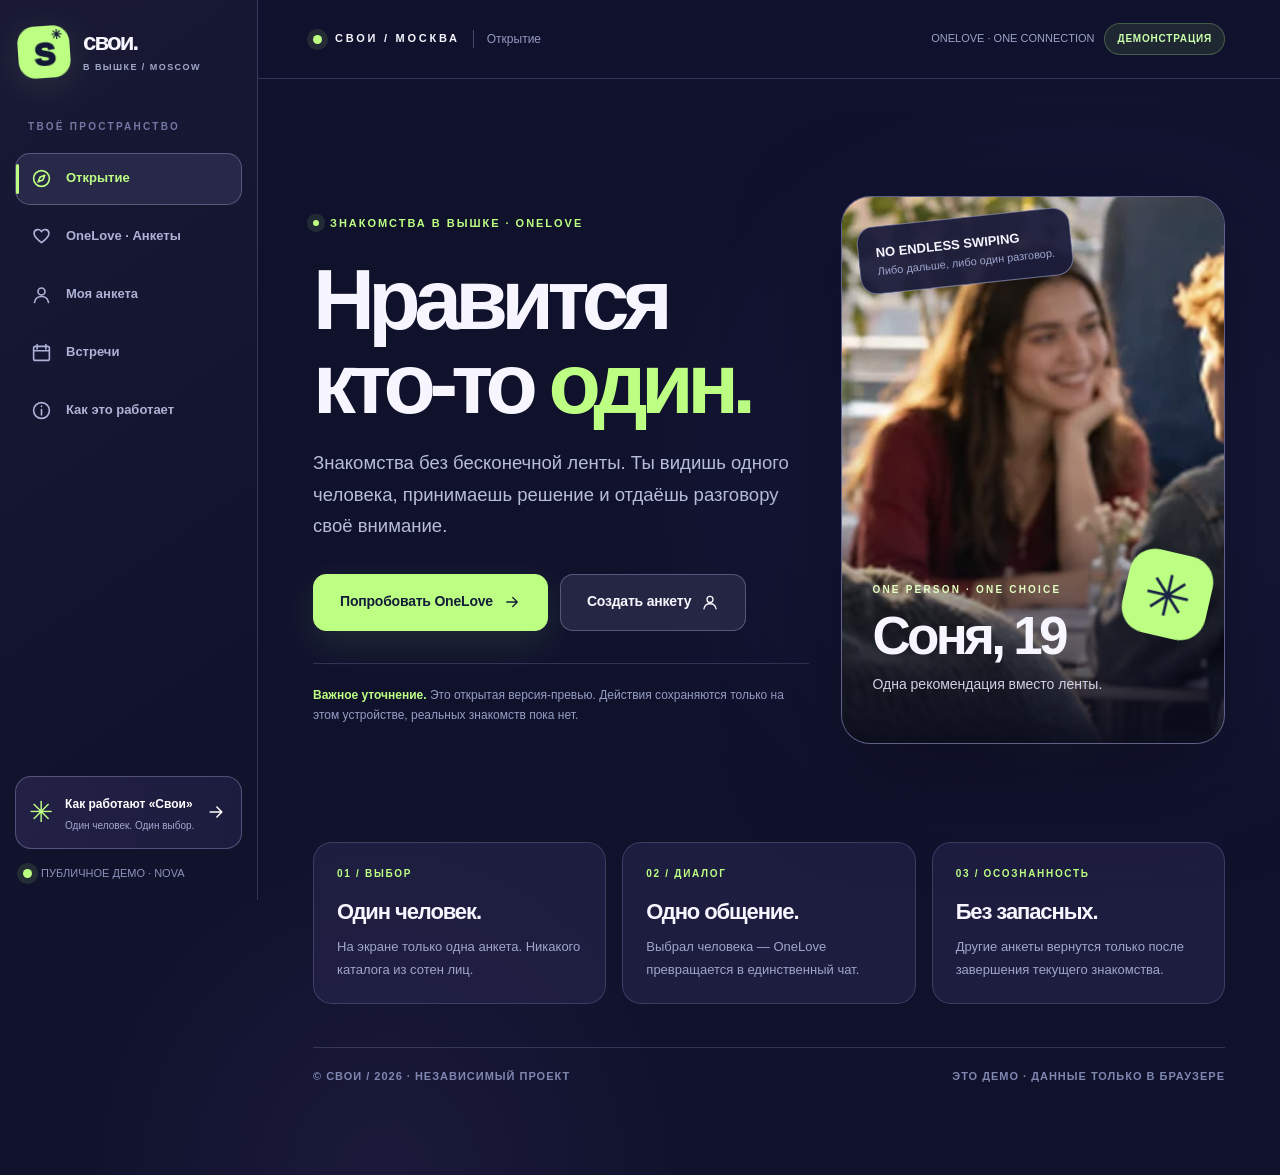
<file: index.html>
<!doctype html>
<html lang="ru">
<head>
  <meta charset="utf-8">
  <meta name="viewport" content="width=device-width, initial-scale=1, viewport-fit=cover">
  <meta name="theme-color" content="#12142c">
  <meta name="description" content="Свои — студенческое пространство знакомств. Публичная интерактивная демонстрация OneLove.">
  <meta name="color-scheme" content="dark">
  <title>Свои — OneLove | Публичное демо</title>
  <link rel="icon" href="assets/favicon.svg" type="image/svg+xml">
  <link rel="stylesheet" href="assets/style.css">
  <script src="assets/app.js" defer></script>
</head>
<body>
  <a href="#app" class="skip-link">Перейти к сайту</a>
  <div id="app"></div>
  <noscript><div class="noscript">Для интерактивной демонстрации нужно включить JavaScript.</div></noscript>
</body>
</html>
</file>
<file: assets/style.css>
:root{color-scheme:dark;--bg:#10122c;--nav:#151731;--surface:#1c1e3d;--surface2:#242449;--surface3:#2c2a55;--line:rgba(192,198,252,.19);--line2:rgba(192,198,252,.31);--text:#f7f6ff;--muted:#abb1d2;--dim:#777da8;--lime:#bdff83;--violet:#b0a1ff;--ease:cubic-bezier(.2,.82,.23,1);--shadow:0 28px 76px rgba(2,4,30,.28)}
*{box-sizing:border-box}html{scroll-behavior:smooth}body{margin:0;min-height:100vh;background:radial-gradient(ellipse 48% 46% at 85% 40%,rgba(49,43,110,.27),transparent 80%),radial-gradient(ellipse 35% 42% at 30% 100%,rgba(62,50,104,.23),transparent 72%),var(--bg);color:var(--text);font:15px/1.55 Inter,-apple-system,BlinkMacSystemFont,"Segoe UI",sans-serif;-webkit-font-smoothing:antialiased}button,input,textarea,select{font:inherit}button{cursor:pointer}a{color:inherit}.skip-link{position:absolute;left:-1000px;top:8px;background:var(--lime);color:#14203a;z-index:80}.skip-link:focus{left:12px}.noscript{padding:35px}.app-shell{min-height:100vh;display:grid;grid-template-columns:258px minmax(0,1fr)}
.sidebar{height:100dvh;position:sticky;top:0;display:flex;flex-direction:column;padding:25px 15px 18px;background:linear-gradient(145deg,#191935 0%,#11132c 78%);border-right:1px solid var(--line);z-index:10}.brand{display:flex;align-items:center;gap:13px;margin:1px 3px 41px;text-decoration:none;user-select:none}.brand-mark{background:var(--lime);color:#131837;width:52px;height:52px;display:grid;place-items:center;border-radius:17px;transform:rotate(-4deg);font-size:40px;font-weight:1000;line-height:1;position:relative;box-shadow:0 7px 32px rgba(190,255,139,.11)}.brand-mark i{position:absolute;font-size:13px;font-style:normal;right:7px;top:3px}.brand-name{font-weight:850;font-size:24px;letter-spacing:-.08em;line-height:1.05}.brand-caption{font-weight:800;text-transform:uppercase;letter-spacing:.24em;color:#a0a7ca;font-size:9px;margin-top:6px}.nav-title{font-size:10px;letter-spacing:.23em;font-weight:850;text-transform:uppercase;color:#7378a5;margin:0 13px 18px}.side-links{display:grid;gap:6px}.side-link{position:relative;display:flex;align-items:center;gap:14px;width:100%;min-height:52px;text-align:left;color:#aeb2d6;border:1px solid transparent;border-radius:15px;background:none;padding:0 15px;font-weight:740;font-size:13px;transition:background .25s,border-color .25s,transform .25s var(--ease),color .25s}.side-link:hover{background:rgba(176,167,246,.065);color:#fff;transform:translateX(2px)}.side-link.active{color:#fff;background:#282849;border-color:var(--line2)}.side-link.active:before{content:"";height:30px;width:3px;position:absolute;left:0;background:var(--lime);border-radius:10px}.side-link .ico{width:21px;height:21px;flex:none;stroke-width:1.85}.side-link.active .ico{color:var(--lime)}.side-link.active .label{color:var(--lime)}.morph-icon{width:21px;height:21px;position:relative;display:grid;place-items:center;flex:none}.morph-icon .ico{position:absolute;inset:0;transition:opacity .3s,transform .56s var(--ease)}.morph-icon .icon-search{opacity:1}.morph-icon .icon-chat{opacity:0;transform:rotate(-27deg) scale(.25)}.morph-icon.is-chat .icon-search{opacity:0;transform:rotate(30deg) scale(.2)}.morph-icon.is-chat .icon-chat{opacity:1;transform:rotate(0) scale(1)}.side-bottom{margin-top:auto}.sidebar-note{width:100%;display:flex;align-items:center;gap:12px;text-align:left;min-height:73px;border:1px solid var(--line2);border-radius:16px;padding:12px 13px;background:linear-gradient(100deg,#232045,#1b1c3e);color:white}.sidebar-note .asterisk{color:var(--lime);font-size:29px}.sidebar-note b{font-size:12px}.sidebar-note small{display:block;color:#a2a7cf;font-size:10px;margin-top:4px}.sidebar-note:hover{border-color:rgba(194,255,143,.48)}.sidebar-status{padding:16px 8px 0;display:flex;gap:9px;align-items:center;font-size:11px;color:#8b92ba}.status-dot{height:9px;width:9px;display:inline-block;border-radius:50%;background:var(--lime);box-shadow:0 0 0 6px rgba(188,255,135,.11);flex:none}
.workarea{min-width:0}.topbar{min-height:79px;border-bottom:1px solid var(--line);display:flex;align-items:center;justify-content:space-between;gap:15px;padding:0 clamp(24px,4.3vw,66px);background:rgba(18,19,46,.57);backdrop-filter:blur(10px);-webkit-backdrop-filter:blur(10px)}.topbar-meta{display:flex;align-items:center;gap:13px;min-width:0}.topbar-meta b{font-weight:860;font-size:11px;letter-spacing:.25em;white-space:nowrap}.topbar-meta .top-divider{height:18px;width:1px;background:var(--line2)}.topbar-meta .crumb{color:#9299bf;font-size:12px;white-space:nowrap;overflow:hidden;text-overflow:ellipsis}.top-actions{display:flex;align-items:center;gap:10px}.demo-tag{padding:7px 12px;color:#caffab;border:1px solid rgba(189,255,138,.25);background:rgba(179,255,118,.09);border-radius:40px;font-size:10px;font-weight:850;letter-spacing:.08em;text-transform:uppercase;white-space:nowrap}.clock-label{font-size:11px;color:#9ba3c8}.page{max-width:1490px;margin:0 auto;padding:clamp(27px,4vw,58px) clamp(22px,4.3vw,66px) 90px;animation:page-in .62s var(--ease) both}.eyebrow{text-transform:uppercase;font-weight:880;letter-spacing:.18em;font-size:11px;color:var(--lime);display:flex;align-items:center;gap:11px}.eyebrow:before{content:"";height:6px;width:6px;background:var(--lime);border-radius:50%;box-shadow:0 0 0 6px rgba(189,255,136,.10)}h1,h2,h3,p{margin-top:0}h1{font-weight:880;letter-spacing:-.077em;font-size:clamp(54px,6.7vw,104px);line-height:.98;margin:25px 0 22px}h2{font-weight:850;letter-spacing:-.065em;font-size:clamp(34px,3.6vw,58px);line-height:1.03;margin:14px 0 15px}h3{font-weight:800;letter-spacing:-.035em;font-size:clamp(18px,1.4vw,23px)}.lead{color:#b5bdd9;font-size:clamp(15px,1.45vw,19px);line-height:1.7;max-width:630px}.fine{color:#969ec4;font-size:12px;line-height:1.7}.micro{font-size:11px;color:#8d94b8}.text-lime{color:var(--lime)}.text-muted{color:var(--muted)}.text-dim{color:var(--dim)}.accent-line{height:1px;background:linear-gradient(90deg,rgba(192,255,140,.5),rgba(197,196,246,.11),transparent);margin:23px 0}.btn{display:inline-flex;justify-content:center;align-items:center;gap:10px;min-height:48px;border-radius:13px;border:1px solid var(--line2);padding:12px 22px;font-size:13px;font-weight:860;letter-spacing:-.015em;text-decoration:none;transition:transform .24s var(--ease),background .23s,border-color .25s,box-shadow .25s;will-change:auto}.btn:hover{transform:translateY(-2px);border-color:rgba(190,255,139,.55)}.btn:active{transform:translateY(0) scale(.975)}.btn-primary{color:#131d39;background:var(--lime);border-color:var(--lime);box-shadow:0 12px 40px rgba(191,255,135,.11)}.btn-primary:hover{background:#d0ffaa;box-shadow:0 12px 42px rgba(191,255,135,.21)}.btn-outline{color:#f8f7ff;background:#252643}.btn-ghost{border-color:rgba(178,177,233,.19);color:#d6d7ef;background:rgba(154,153,208,.07)}.btn-danger{color:#ffd1dd;background:rgba(251,121,155,.065);border-color:rgba(255,157,180,.32)}.btn-danger:hover{border-color:#fc8ca3;background:rgba(255,115,154,.15)}.btn-large{min-height:57px;padding:15px 26px;font-size:14px}.btn .ico{width:18px;height:18px}.btn:disabled{opacity:.55;cursor:not-allowed;transform:none!important}.btn-row{display:flex;gap:12px;align-items:center;flex-wrap:wrap}.top-rule{border-top:1px solid var(--line);margin-top:32px;padding-top:21px}.panel{background:linear-gradient(135deg,rgba(32,34,68,.96),rgba(35,33,74,.92));border:1px solid var(--line2);border-radius:24px;box-shadow:var(--shadow)}.panel-pad{padding:clamp(23px,3vw,38px)}.hero-grid{display:grid;grid-template-columns:minmax(0,1.1fr) minmax(300px,.85fr);gap:32px;align-items:center;min-height:min(680px,78vh)}.hero-title em{font-style:normal;color:var(--lime)}.hero-visual{position:relative;min-height:620px;display:flex;align-items:center;justify-content:center}.orb{position:absolute;border-radius:50%;filter:blur(25px);pointer-events:none}.orb-a{width:350px;height:350px;background:radial-gradient(circle,rgba(138,117,255,.24),transparent 65%);left:1%;top:6%}.orb-b{width:340px;height:330px;background:radial-gradient(circle,rgba(193,255,134,.13),transparent 65%);right:0;bottom:0}.hero-card{position:relative;width:min(100%,420px);height:548px;transform:rotate(4deg);transition:transform .65s var(--ease);box-shadow:0 30px 110px rgba(0,0,0,.35);border:1px solid rgba(201,200,253,.35);border-radius:29px;overflow:hidden;background:#26294e}.hero-card:hover{transform:rotate(0) translateY(-8px)}.hero-card::after{position:absolute;content:"";inset:0;background:linear-gradient(180deg,transparent 40%,rgba(16,18,39,.1) 60%,rgba(11,13,30,.96) 100%)}.hero-card img{width:100%;height:100%;object-fit:cover;filter:saturate(.81)}.hero-card-label{position:absolute;z-index:1;left:30px;right:30px;bottom:34px}.hero-card-label .signature{font-size:10px;font-weight:900;letter-spacing:.22em;color:#e3ffc4;text-transform:uppercase}.hero-card-label strong{display:block;font-size:53px;letter-spacing:-.07em;line-height:1.03;margin:10px 0}.hero-card-label p{color:#d1d1e5;font-size:14px}.float-stamp{z-index:2;position:absolute;left:-36px;top:90px;border:1px solid rgba(214,215,255,.45);background:rgba(28,29,59,.95);border-radius:17px;padding:13px 17px;transform:rotate(-8deg);box-shadow:0 16px 55px rgba(0,0,0,.2)}.float-stamp strong{font-size:13px}.float-stamp small{display:block;color:#9ea7cf;font-size:11px}.float-bloom{z-index:2;position:absolute;right:-20px;bottom:110px;display:grid;place-items:center;width:85px;height:85px;background:var(--lime);color:#192345;font-size:57px;border-radius:26px;transform:rotate(13deg)}.intro-features{display:grid;grid-template-columns:repeat(3,minmax(0,1fr));gap:16px;margin-top:32px}.feature{border:1px solid var(--line);border-radius:19px;background:rgba(38,37,76,.63);padding:23px;transition:transform .25s,border-color .25s}.feature:hover{transform:translateY(-3px);border-color:rgba(191,255,140,.4)}.feature strong{display:block;font-size:22px;margin:13px 0 5px;letter-spacing:-.05em}.feature span{color:#9fa6ca;font-size:13px}.feature-number{font-size:10px;color:var(--lime);letter-spacing:.17em;font-weight:900}
.notice{display:flex;align-items:flex-start;gap:13px;padding:16px 20px;border:1px solid rgba(191,255,136,.22);border-radius:16px;background:rgba(192,255,130,.065);color:#d8e8cf;font-size:12px;line-height:1.65}.notice .ico{color:var(--lime);flex:none;width:18px;height:18px}.notice strong{display:block;color:#e6ffcd;font-size:13px;margin-bottom:2px}.section-head{display:flex;justify-content:space-between;align-items:end;gap:20px;margin-bottom:24px}.section-head p{color:#a9afd1;max-width:490px}.step-counter{font-weight:900;letter-spacing:.15em;color:#c8ff91;white-space:nowrap;font-size:12px}.person-stage{display:grid;grid-template-columns:minmax(340px,.85fr) minmax(0,1.12fr);gap:0;overflow:hidden;min-height:610px}.person-cover{position:relative;min-height:610px;background:linear-gradient(135deg,#57577f,#2f406e 60%,#303161);overflow:hidden;isolation:isolate}.person-cover:before{content:"";position:absolute;width:80%;height:80%;border:1px solid rgba(243,240,255,.15);border-radius:50%;top:-25%;left:-25%;transform:rotate(-18deg)}.person-cover:after{content:"";position:absolute;inset:0;background:linear-gradient(180deg,transparent 32%,rgba(15,16,40,.89) 100%)}.person-cover img{width:100%;height:100%;object-fit:cover;position:absolute;inset:0;object-position:center;filter:saturate(.86)}.person-cover .cover-letters{position:absolute;inset:0;display:grid;place-items:center;font-size:230px;letter-spacing:-.17em;font-weight:950;color:rgba(236,244,255,.42);text-transform:uppercase;line-height:1;transform:rotate(-8deg);user-select:none}.person-cover .cover-top{position:absolute;z-index:2;left:25px;top:24px;right:25px;display:flex;justify-content:space-between;gap:12px}.pill{display:inline-flex;align-items:center;border-radius:30px;border:1px solid rgba(255,255,255,.28);background:rgba(30,32,67,.62);padding:8px 12px;color:#fff;font-size:10px;letter-spacing:.09em;font-weight:800;text-transform:uppercase;backdrop-filter:blur(12px)}.person-cover .cover-bottom{position:absolute;z-index:2;left:31px;right:31px;bottom:34px}.person-cover .cover-bottom h3{font-size:clamp(55px,5.2vw,85px);line-height:.94;letter-spacing:-.08em;margin:14px 0}.person-cover .cover-bottom p{font-size:14px;color:#e1dff3;margin:0}.person-detail{display:flex;flex-direction:column;padding:clamp(25px,3.2vw,44px);background:linear-gradient(143deg,#232444,#1d203f 55%,#202145)}.person-detail .detail-caption{color:#c2ff8c;letter-spacing:.18em;text-transform:uppercase;font-size:10px;font-weight:900}.person-detail h3{margin:16px 0;font-size:clamp(24px,2.6vw,38px);letter-spacing:-.055em;line-height:1.12}.person-detail .about{font-size:15px;color:#c2c7e4;line-height:1.8}.detail-sub{font-size:11px;font-weight:900;text-transform:uppercase;letter-spacing:.16em;color:#828cb6;margin:25px 0 11px}.chips{display:flex;flex-wrap:wrap;gap:8px}.chip{border-radius:30px;padding:8px 12px;border:1px solid var(--line2);color:#d2d3ed;background:rgba(173,175,241,.06);font-size:12px}.chip.main{color:#1a2441;background:var(--lime);border-color:var(--lime);font-weight:770}.person-actions{margin-top:auto;padding-top:28px}.person-actions .btn{flex:1;min-height:58px}.progress-track{width:100%;height:5px;background:rgba(166,166,227,.17);border-radius:50px;overflow:hidden;margin-top:22px}.progress-track>div{height:100%;background:var(--lime);border-radius:50px;transition:width .3s var(--ease)}.empty-card{padding:50px 35px;text-align:center;max-width:700px;margin:auto}.empty-symbol{width:78px;height:78px;display:grid;place-items:center;font-size:52px;margin:0 auto 21px;background:var(--lime);color:#101830;border-radius:25px}.empty-card h3{font-size:37px}
.chat-top{display:flex;align-items:center;justify-content:space-between;gap:15px;padding:21px 25px;border-bottom:1px solid var(--line);background:rgba(34,36,71,.5)}.chat-person{display:flex;align-items:center;gap:12px}.mini-avatar{height:44px;width:44px;display:grid;place-items:center;background:#adc8ec;color:#151a3b;border:2px solid white;border-radius:15px;font-size:20px;font-weight:900}.chat-person b{display:block;font-size:15px}.chat-person small{display:block;color:#9ca5cb;font-size:11px;margin-top:2px}.chat-panel{overflow:hidden}.chat-body{min-height:330px;max-height:52vh;overflow-y:auto;padding:26px;background:radial-gradient(ellipse at 70% 0%,rgba(102,83,172,.08),transparent 75%),#1b1e3a;display:flex;flex-direction:column;gap:12px}.chat-welcome{max-width:420px;margin:auto;text-align:center}.chat-welcome .empty-symbol{width:67px;height:67px;font-size:45px;border-radius:20px}.chat-welcome h3{margin-bottom:8px}.chat-welcome p{font-size:13px;color:#a1a8cc}.message{align-self:flex-end;max-width:min(430px,90%);background:#34385f;padding:13px 17px;border:1px solid rgba(188,191,255,.21);border-radius:18px 18px 3px 18px;color:#fff;overflow-wrap:anywhere}.message small{display:block;text-align:right;color:#bac0e4;font-size:10px;margin-top:5px}.chat-compose{display:flex;gap:10px;padding:17px;border-top:1px solid var(--line)}.chat-compose input{flex:1;min-width:0;background:#171a36;border:1px solid var(--line2);color:white;border-radius:13px;padding:13px 16px;outline:none}.chat-compose input:focus{border-color:var(--lime)}.chat-compose .btn{min-width:110px}.chat-disclaimer{padding:12px 22px;border-top:1px solid var(--line);color:#a0a4c6;font-size:11px;background:#242442}.modal-shade{position:fixed;inset:0;z-index:60;display:grid;place-items:center;background:rgba(3,4,17,.77);backdrop-filter:blur(7px);padding:20px;animation:fade-in .2s}.modal{width:min(100%,485px);background:linear-gradient(135deg,#272747,#1a1e3d);border:1px solid rgba(198,194,251,.39);padding:32px;border-radius:25px;box-shadow:0 30px 100px #050716}.modal h3{font-size:34px;margin:12px 0}.modal p{font-size:14px;color:#b9c0df;line-height:1.7}.modal .btn-row{justify-content:flex-end;margin-top:25px}
.studio{display:grid;grid-template-columns:minmax(0,.97fr) minmax(320px,.9fr);gap:25px;align-items:start}.editor{padding:clamp(20px,2.7vw,33px)}.field-grid{display:grid;grid-template-columns:repeat(2,minmax(0,1fr));gap:13px}.field{display:grid;gap:7px;margin-bottom:17px}.field label{font-size:12px;font-weight:800;color:#d5d8f2}.field input,.field textarea,.field select{width:100%;min-height:46px;border-radius:13px;border:1px solid var(--line2);background:#161936;color:#fff;padding:11px 13px;outline:0;transition:border-color .22s;resize:vertical}.field textarea{min-height:96px}.field input:focus,.field textarea:focus,.field select:focus{border-color:#c4ff99}.field input::placeholder,.field textarea::placeholder{color:#747da4}.field select option{color:#131735}.studio-group{border-top:1px solid var(--line);padding-top:22px;margin-top:22px}.studio-group h3{font-size:16px;margin:0 0 13px}.swatches{display:flex;gap:9px;flex-wrap:wrap}.swatch{height:39px;width:39px;border-radius:13px;border:2px solid rgba(255,255,255,.18);padding:4px;display:grid;place-items:center;background:#242642;transition:transform .25s,border-color .25s}.swatch:after{content:"";height:25px;width:25px;border-radius:8px;background:var(--sw)}.swatch:hover{transform:translateY(-3px)}.swatch.is-selected{border-color:white;box-shadow:0 0 0 3px rgba(188,255,142,.17)}.theme-grid{display:grid;grid-template-columns:repeat(3,minmax(0,1fr));gap:9px}.theme-btn{min-height:70px;background:var(--theme);border:1px solid var(--line2);color:#fff;border-radius:13px;padding:10px;font-size:11px;font-weight:750;text-align:left;display:flex;align-items:flex-end;transition:transform .23s,border-color .23s}.theme-btn:hover{transform:translateY(-2px)}.theme-btn.selected{border:2px solid var(--lime)}.layout-grid{display:grid;grid-template-columns:repeat(3,minmax(0,1fr));gap:9px}.layout-btn{background:#252747;border:1px solid var(--line2);border-radius:13px;color:#d4d9f5;padding:12px 8px;min-height:57px;font-size:11px;font-weight:800}.layout-btn.selected{color:#1e2342;background:var(--lime);border-color:var(--lime)}.photo-input{position:relative;border:1px dashed rgba(193,201,243,.39);border-radius:13px;padding:15px;color:#cfd3eb;display:block;font-size:12px;cursor:pointer}.photo-input input{position:absolute;inset:0;opacity:0;width:100%;cursor:pointer}.sticky-preview{position:sticky;top:25px}.preview-head{display:flex;justify-content:space-between;gap:10px;margin-bottom:15px;align-items:center}.preview-head strong{font-size:11px;letter-spacing:.17em;color:#b7f98e;text-transform:uppercase}.preview-head span{font-size:11px;color:#8993bc}.profile-art{--pa:#bfff87;--pb:#454076;position:relative;border:1px solid rgba(222,218,254,.23);border-radius:25px;background:#1f2141;overflow:hidden;box-shadow:var(--shadow)}.profile-art .profile-cover{height:340px;background:var(--pb);position:relative;display:flex;justify-content:center;align-items:center;isolation:isolate}.profile-cover:after{content:"";position:absolute;inset:0;background:linear-gradient(180deg,transparent 50%,rgba(12,15,40,.64))}.profile-cover .bg-glyph{font-size:190px;font-weight:1000;opacity:.21;letter-spacing:-.11em;transform:rotate(-13deg);line-height:1;color:#fff;user-select:none}.profile-cover img{position:absolute;width:100%;height:100%;inset:0;object-fit:cover;object-position:center}.profile-cover .photo-hint{position:absolute;left:23px;top:22px;z-index:1;color:var(--pa);font-size:11px;font-weight:900;letter-spacing:.18em;text-transform:uppercase}.profile-body{padding:28px;background:linear-gradient(135deg,#272648,#20213f)}.profile-body h3{font-size:clamp(35px,3.8vw,57px);line-height:1.05;letter-spacing:-.07em;margin:0 0 6px}.profile-body .profile-info{color:#a5abc9;font-size:13px}.profile-body .profile-quote{border-left:3px solid var(--pa);margin:19px 0;padding:4px 0 4px 13px;font-size:17px;line-height:1.5;letter-spacing:-.03em;color:#eeecff}.profile-body .profile-desc{color:#b8bfde;font-size:13px;line-height:1.7;overflow-wrap:anywhere;white-space:pre-wrap}.profile-stats{display:flex;flex-wrap:wrap;gap:7px;margin-top:18px}.profile-stats span{border:1px solid var(--line2);padding:6px 10px;border-radius:25px;color:#d6d7f2;font-size:11px}.profile-art.magazine .profile-cover{height:200px}.profile-art.magazine .profile-body{background:linear-gradient(135deg,#252749,#202c4a)}.profile-art.magazine .profile-body h3{font-size:clamp(35px,4vw,61px)}.profile-art.poster .profile-cover{height:400px}.profile-art.poster .profile-body{background:#1b1d39}.profile-art.poster .profile-body h3{text-transform:uppercase}.profile-art.poster .profile-quote{font-size:20px}.profile-art.font-serif .profile-body h3,.profile-art.font-serif .profile-quote{font-family:Georgia,serif;letter-spacing:-.06em}.profile-art.font-mono .profile-body h3,.profile-art.font-mono .profile-quote{font-family:ui-monospace,monospace;letter-spacing:-.06em}.profile-art.font-rounded .profile-body h3,.profile-art.font-rounded .profile-quote{font-family:ui-rounded,system-ui,sans-serif}.save-indicator{display:flex;align-items:center;gap:10px;color:#acff83;font-size:12px;margin:16px 2px}.save-indicator:before{content:"";width:9px;height:9px;border-radius:50%;background:var(--lime)}
.events-grid{display:grid;grid-template-columns:repeat(3,minmax(0,1fr));gap:15px}.event{overflow:hidden}.event-art{height:180px;position:relative;display:grid;place-items:center;font-size:100px;font-weight:950;color:rgba(255,255,255,.25);background:var(--ev-bg)}.event-art small{position:absolute;left:22px;bottom:16px;background:rgba(15,16,41,.58);border:1px solid rgba(255,255,255,.2);padding:7px 10px;color:#fff;font-size:10px;letter-spacing:.12em;border-radius:25px}.event-content{padding:23px}.event-content h3{font-size:24px;line-height:1.1;margin:8px 0 10px}.event-content p{color:#aeb6d5;font-size:13px;min-height:65px}.event-content .btn{width:100%}.info-rows{display:grid;grid-template-columns:repeat(2,minmax(0,1fr));gap:16px;margin-top:30px}.info-rows .panel{padding:28px}.info-rows h3{font-size:21px}.info-rows p{color:#b2b7d6;font-size:13px}.footer{margin-top:43px;padding-top:20px;border-top:1px solid var(--line);display:flex;justify-content:space-between;gap:18px;align-items:center;color:#7f87b1;font-size:11px;text-transform:uppercase;letter-spacing:.09em;font-weight:760}.footer a{text-decoration:none;color:#b7c1de}.footer a:hover{color:var(--lime)}.mobile-nav{display:none}.toast{position:fixed;right:22px;bottom:24px;z-index:81;max-width:390px;background:#292b4e;color:#fff;border:1px solid rgba(192,201,254,.38);box-shadow:0 12px 38px rgba(0,0,0,.27);padding:14px 19px;border-radius:14px;font-size:13px;animation:toast-in .3s var(--ease) both;pointer-events:none}.fade-once{animation:fade-up .5s var(--ease) both}@keyframes fade-up{from{opacity:0;transform:translateY(14px)}to{opacity:1;transform:translateY(0)}}@keyframes page-in{from{opacity:0;transform:translate3d(0,9px,0)}to{opacity:1;transform:translate3d(0,0,0)}}@keyframes fade-in{from{opacity:0}to{opacity:1}}@keyframes toast-in{from{opacity:0;transform:translateY(12px)}to{opacity:1;transform:translateY(0)}}@keyframes logo-sway{0%,100%{transform:rotate(-4deg)}50%{transform:rotate(3deg)}}@keyframes soft-pulse{0%,100%{transform:scale(.94)}50%{transform:scale(1.12)}}.brand-mark{animation:logo-sway 6s ease-in-out infinite}.status-dot{animation:soft-pulse 3.5s ease-in-out infinite}.hero-card{animation:fade-up .9s var(--ease) both}.person-stage{animation:fade-up .5s var(--ease) both}.side-link:focus-visible,.btn:focus-visible,.swatch:focus-visible,.layout-btn:focus-visible,.theme-btn:focus-visible{outline:2px solid var(--lime);outline-offset:2px}
@media(max-width:1180px){.hero-grid{grid-template-columns:1.1fr .9fr;gap:8px}.hero-visual{min-height:560px}.hero-card{height:510px}.hero-card .float-stamp{left:-15px}.person-stage{grid-template-columns:minmax(310px,.75fr) minmax(0,1fr)}.person-cover{min-height:550px}}
@media(max-width:980px){.app-shell{grid-template-columns:78px minmax(0,1fr)}.sidebar{padding:20px 10px}.brand{justify-content:center;margin:0 0 32px}.brand-copy,.nav-title,.side-link .label,.sidebar-note,.sidebar-status{display:none}.brand-mark{width:48px;height:48px}.side-link{justify-content:center;padding:0}.side-links{gap:5px}.hero-visual{min-height:510px}.hero-card{height:455px}.float-bloom{right:-7px}.studio{grid-template-columns:1fr}.sticky-preview{position:static}.events-grid{grid-template-columns:repeat(2,minmax(0,1fr))}}
@media(max-width:710px){body{background:#11132d}.app-shell{display:block}.sidebar{display:none}.topbar{min-height:70px;padding:0 19px}.topbar-meta b{font-size:10px}.topbar-meta .crumb{display:none}.top-actions .clock-label{display:none}.demo-tag{font-size:9px;padding:6px 10px}.page{padding:29px 19px 104px}.mobile-nav{display:grid;grid-template-columns:repeat(4,minmax(0,1fr));position:fixed;bottom:0;left:0;right:0;z-index:40;background:rgba(19,21,45,.96);border-top:1px solid rgba(178,186,245,.28);backdrop-filter:blur(18px);padding:8px 8px max(9px,env(safe-area-inset-bottom))}.mobile-nav button{height:51px;border:0;border-radius:11px;background:transparent;color:#afb7da;display:grid;justify-items:center;align-content:center;gap:3px;font-size:9px;font-weight:770;min-width:0}.mobile-nav button.active{background:#282848;color:var(--lime)}.mobile-nav .ico{width:19px;height:19px}.mobile-nav .morph-icon{height:19px;width:19px}.hero-grid{display:flex;flex-direction:column;align-items:stretch;gap:19px;min-height:0}.hero-grid .hero-visual{order:-1;min-height:320px}.hero-card{height:320px;width:85%;max-width:330px;transform:rotate(4deg)}.hero-card-label{left:20px;bottom:22px}.hero-card-label strong{font-size:40px;margin:4px 0}.hero-card-label p{font-size:12px}.float-stamp{top:30px;left:-12px}.float-bloom{width:57px;height:57px;font-size:39px;border-radius:19px;right:-8px;bottom:43px}.orb-a,.orb-b{max-width:250px;max-height:250px}.hero-title{font-size:clamp(53px,11vw,85px);margin:14px 0 19px}.hero-grid .lead{font-size:15px}.intro-features{grid-template-columns:1fr;gap:10px;margin-top:24px}.feature{padding:18px}.feature strong{margin:4px 0;font-size:21px}.section-head{align-items:flex-start}.section-head .step-counter{margin-top:7px}.person-stage{grid-template-columns:1fr}.person-cover{min-height:450px}.person-detail{padding:25px}.person-detail h3{font-size:28px}.person-actions{padding-top:25px}.person-actions .btn{min-width:140px}.events-grid{grid-template-columns:1fr}.event-content p{min-height:unset}.info-rows{grid-template-columns:1fr}.modal{padding:25px}.footer{padding-bottom:5px}.toast{left:16px;right:16px;bottom:84px;max-width:none}.chat-body{max-height:46vh}.studio{grid-template-columns:1fr}.field-grid{grid-template-columns:1fr;gap:0}.sticky-preview{position:static}.profile-art .profile-cover{height:290px}.panel{border-radius:20px}}
@media(max-width:380px){.page{padding-left:13px;padding-right:13px}.topbar{padding:0 13px}.topbar-meta b{letter-spacing:.16em}.demo-tag{letter-spacing:0}.btn-row .btn{min-width:0}.person-cover{min-height:380px}.person-cover .cover-bottom h3{font-size:58px}.person-detail{padding:21px}.person-actions{flex-wrap:wrap}.person-actions .btn{flex-basis:100%}.theme-grid{gap:6px}.profile-body{padding:22px}.chat-top{padding:15px}.chat-top .btn{padding:10px}.chat-compose{padding:10px;gap:6px}.chat-compose .btn{min-width:62px;padding:8px 10px}.footer{flex-direction:column;align-items:start;gap:7px}}
@media(prefers-reduced-motion:reduce){*,*:before,*:after{scroll-behavior:auto!important;animation-duration:.01ms!important;animation-iteration-count:1!important;transition-duration:.01ms!important}.orb{filter:none!important}.topbar,.mobile-nav{backdrop-filter:none!important}}
/* Last visual pass: legible brand, contained stamps, and a visible OneLove morph. */
.brand-copy,.brand-name,.brand-caption{display:block}
.brand-copy{min-width:0}
.brand-caption{letter-spacing:.16em;white-space:nowrap}
.hero-card .float-stamp{left:16px;top:20px;max-width:220px;transform:rotate(-6deg)}
.hero-card .float-bloom{right:14px;bottom:106px}
.btn.beating{animation:like-bloom .52s var(--ease) both}
@keyframes like-bloom{0%{transform:scale(1)}36%{transform:scale(1.08);box-shadow:0 14px 48px rgba(189,255,130,.32)}100%{transform:scale(.95);opacity:.7}}
@media(max-width:710px){.hero-card .float-stamp{left:12px;top:14px;max-width:194px;padding:8px 11px}.hero-card .float-stamp strong{font-size:10px}.hero-card .float-stamp small{font-size:9px}.hero-card .float-bloom{right:12px;bottom:95px}}
@media(prefers-reduced-motion:reduce){.btn.beating{animation:none!important}}
@media(max-width:710px){.hero-card .float-stamp{display:none}}
</file>
